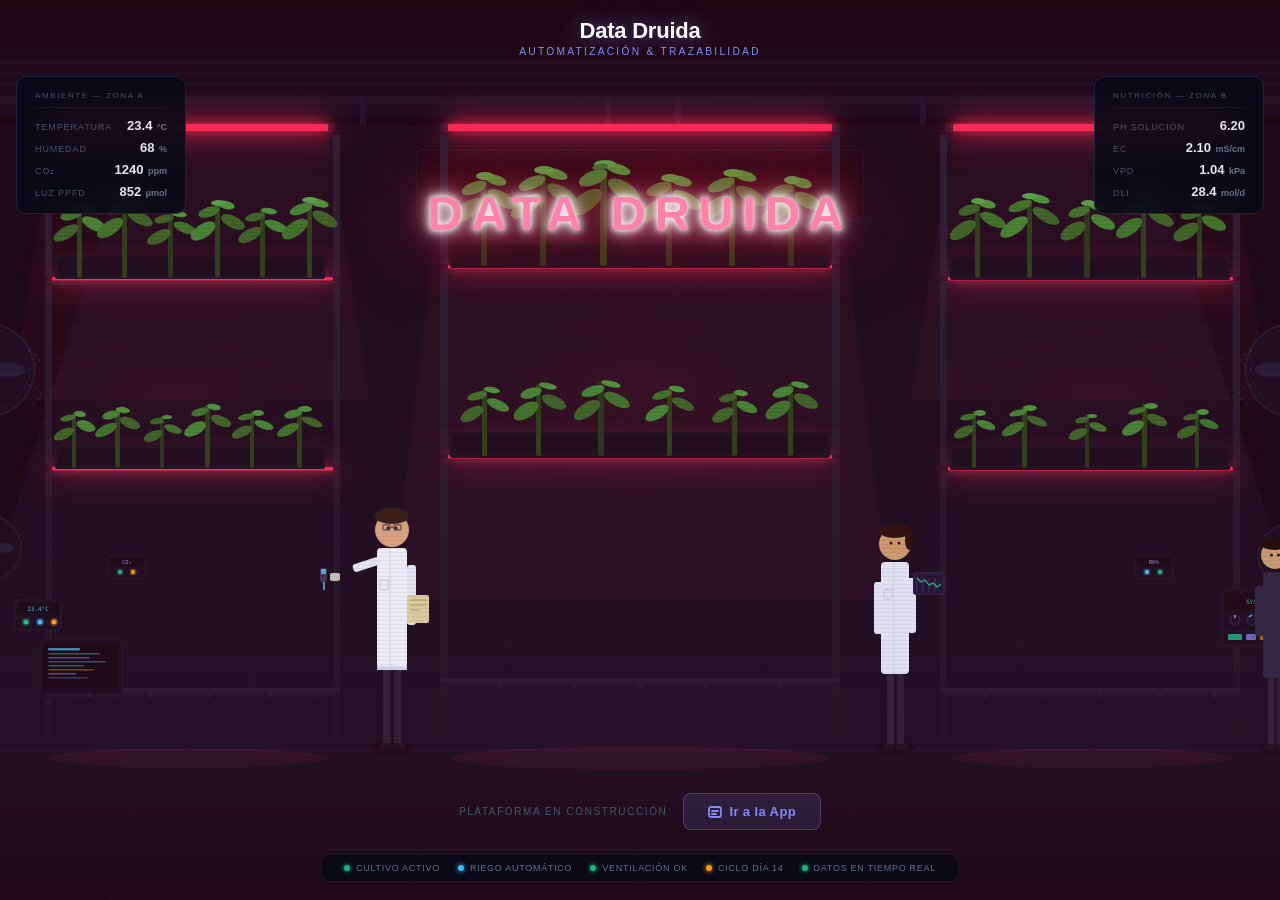
<file: DruidaBot3.0/landing/index.html>
<!DOCTYPE html>
<html lang="es">
<head>
  <meta charset="UTF-8"/>
  <meta name="viewport" content="width=device-width, initial-scale=1.0"/>
  <title>Data Druida — Automatización y Trazabilidad</title>
  <style>
    *, *::before, *::after { box-sizing: border-box; margin: 0; padding: 0; }

    body {
      background: #020308;
      overflow: hidden;
      width: 100vw;
      height: 100vh;
      font-family: -apple-system, BlinkMacSystemFont, 'Segoe UI', sans-serif;
    }

    #scene {
      position: fixed;
      inset: 0;
      width: 100%;
      height: 100%;
    }

    /* ---- Plant sway ---- */
    .pg {
      transform-box: fill-box;
      transform-origin: bottom center;
      animation: sway 3.2s ease-in-out infinite;
    }
    .pg:nth-child(2n)  { animation-duration: 2.8s; animation-delay: -1.1s; }
    .pg:nth-child(3n)  { animation-duration: 3.6s; animation-delay: -2.2s; }
    .pg:nth-child(4n)  { animation-duration: 2.5s; animation-delay: -0.7s; }
    .pg:nth-child(5n)  { animation-duration: 4.0s; animation-delay: -1.8s; }
    .pg:nth-child(7n)  { animation-duration: 3.0s; animation-delay: -3.0s; }

    @keyframes sway {
      0%,100% { transform: rotate(-3.5deg); }
      50%      { transform: rotate(3.5deg);  }
    }

    /* ---- Fan spin ---- */
    .fb {
      transform-box: fill-box;
      transform-origin: center;
      animation: spin 0.85s linear infinite;
    }
    @keyframes spin { to { transform: rotate(360deg); } }

    /* ---- Person breathing ---- */
    .pb { animation: breathe 4s ease-in-out infinite; }
    .pb:nth-child(2n) { animation-delay: -2s; }
    @keyframes breathe {
      0%,100% { transform: translateY(0); }
      50%      { transform: translateY(-2px); }
    }

    /* ---- Scanlines atmosphere ---- */
    #scanlines {
      position: fixed; inset: 0; pointer-events: none; z-index: 5;
      background: repeating-linear-gradient(0deg,transparent,transparent 3px,rgba(0,0,0,0.025) 3px,rgba(0,0,0,0.025) 4px);
    }

    /* ---- Ambient light overlay ---- */
    #lo {
      position: fixed; inset: 0; pointer-events: none; z-index: 4;
      mix-blend-mode: screen; opacity: 0;
      transition: background-color 80ms linear;
    }

    /* ---- Neon sign ---- */
    #neon {
      position: fixed;
      left: 50%; top: 20.5%;
      transform: translateX(-50%);
      font-family: 'Arial Black', 'Impact', Arial, sans-serif;
      font-size: clamp(22px, 3.8vw, 58px);
      font-weight: 900;
      letter-spacing: 0.18em;
      color: #fff;
      pointer-events: none;
      z-index: 10;
      white-space: nowrap;
      animation: neonFlicker 8s ease-in-out infinite;
    }
    @keyframes neonFlicker {
      0%,89%,91%,93%,100% { opacity: 1; }
      90% { opacity: 0.7; }
      92% { opacity: 0.9; }
    }

    /* ---- Brand header ---- */
    #brand {
      position: fixed; top: 18px; left: 50%; transform: translateX(-50%);
      text-align: center; pointer-events: none; z-index: 20;
    }
    #brand-name {
      font-size: clamp(13px, 1.8vw, 22px); font-weight: 800;
      color: #fff; letter-spacing: -0.01em;
      text-shadow: 0 0 20px rgba(129,140,248,0.7);
    }
    #brand-sub {
      font-size: clamp(8px, 0.8vw, 11px); font-weight: 500;
      letter-spacing: 0.22em; text-transform: uppercase;
      color: #818cf8; margin-top: 2px;
    }

    /* ---- Data panels ---- */
    .dp {
      position: fixed; z-index: 20;
      background: rgba(8,10,22,0.88);
      border: 1px solid rgba(129,140,248,0.18);
      border-radius: 10px; padding: 14px 18px;
      backdrop-filter: blur(12px);
      min-width: 170px;
    }
    .dp-title {
      font-size: 8px; letter-spacing: 0.2em; text-transform: uppercase;
      color: #475569; margin-bottom: 10px; padding-bottom: 7px;
      border-bottom: 1px solid rgba(255,255,255,0.05);
    }
    .metric {
      display: flex; justify-content: space-between; align-items: baseline;
      gap: 14px; margin-bottom: 7px;
    }
    .metric:last-child { margin-bottom: 0; }
    .ml { font-size: 9px; letter-spacing: 0.1em; text-transform: uppercase; color: #475569; }
    .mv { font-size: 13px; font-weight: 700; color: #e2e8f0; font-variant-numeric: tabular-nums; }
    .mu { font-size: 9px; color: #64748b; margin-left: 2px; }

    /* ---- Status bar ---- */
    #status {
      position: fixed; bottom: 18px; left: 50%; transform: translateX(-50%);
      display: flex; align-items: center; gap: 18px;
      background: rgba(8,10,22,0.85);
      border: 1px solid rgba(255,255,255,0.06);
      border-radius: 8px; padding: 8px 22px;
      pointer-events: none; z-index: 20;
      white-space: nowrap;
    }
    .si {
      display: flex; align-items: center; gap: 6px;
      font-size: 9px; letter-spacing: 0.08em; text-transform: uppercase; color: #64748b;
    }
    .dot {
      width: 6px; height: 6px; border-radius: 50%;
      animation: dpulse 2s ease-in-out infinite;
    }
    .dot.g { background: #10b981; box-shadow: 0 0 5px #10b981; }
    .dot.b { background: #38bdf8; box-shadow: 0 0 5px #38bdf8; }
    .dot.a { background: #f59e0b; box-shadow: 0 0 5px #f59e0b; animation-delay: -1s; }
    @keyframes dpulse {
      0%,100% { opacity: 1; } 50% { opacity: 0.35; }
    }

    /* ---- CTA ---- */
    #cta {
      position: fixed; bottom: 70px; left: 50%; transform: translateX(-50%);
      display: flex; align-items: center; gap: 16px;
      z-index: 20; pointer-events: all;
    }
    .cta-label {
      font-size: 10px; letter-spacing: 0.16em; text-transform: uppercase;
      color: #475569;
    }
    .cta-btn {
      display: inline-flex; align-items: center; gap: 7px;
      background: rgba(129,140,248,0.12);
      color: #818cf8;
      border: 1px solid rgba(129,140,248,0.3);
      border-radius: 8px; padding: 10px 24px;
      font-size: 13px; font-weight: 600; letter-spacing: 0.03em;
      text-decoration: none;
      transition: background 0.2s, border-color 0.2s, transform 0.15s;
    }
    .cta-btn:hover {
      background: rgba(129,140,248,0.22);
      border-color: rgba(129,140,248,0.55);
      transform: translateY(-1px);
    }
  </style>
</head>
<body>

<div id="lo"></div>
<div id="scanlines"></div>

<!-- ═══════════════════════════════════════════
     MAIN ROOM SVG
═══════════════════════════════════════════ -->
<svg id="scene" viewBox="0 0 1400 900" preserveAspectRatio="xMidYMid slice"
     xmlns="http://www.w3.org/2000/svg">
<defs>
  <!-- Glow filter for LED bars -->
  <filter id="fg" x="-80%" y="-80%" width="260%" height="260%">
    <feGaussianBlur stdDeviation="5" result="b1"/>
    <feGaussianBlur stdDeviation="12" result="b2"/>
    <feMerge><feMergeNode in="b2"/><feMergeNode in="b1"/><feMergeNode in="SourceGraphic"/></feMerge>
  </filter>
  <!-- Soft glow filter -->
  <filter id="sg" x="-30%" y="-30%" width="160%" height="160%">
    <feGaussianBlur stdDeviation="3" result="b"/>
    <feMerge><feMergeNode in="b"/><feMergeNode in="SourceGraphic"/></feMerge>
  </filter>
  <!-- Stronger glow for neon on wall -->
  <filter id="ng" x="-100%" y="-100%" width="300%" height="300%">
    <feGaussianBlur stdDeviation="8" result="b1"/>
    <feGaussianBlur stdDeviation="20" result="b2"/>
    <feMerge><feMergeNode in="b2"/><feMergeNode in="b1"/><feMergeNode in="SourceGraphic"/></feMerge>
  </filter>

  <!-- Gradients -->
  <linearGradient id="wallGrad" x1="0" y1="0" x2="0" y2="1">
    <stop offset="0%" stop-color="#060916"/>
    <stop offset="100%" stop-color="#0a0d1e"/>
  </linearGradient>
  <linearGradient id="ceilGrad" x1="0" y1="0" x2="0" y2="1">
    <stop offset="0%" stop-color="#020308"/>
    <stop offset="100%" stop-color="#06091a"/>
  </linearGradient>
  <linearGradient id="floorGrad" x1="0" y1="0" x2="0" y2="1">
    <stop offset="0%" stop-color="#090d1c"/>
    <stop offset="100%" stop-color="#04050e"/>
  </linearGradient>
  <linearGradient id="shelfMetal" x1="0" y1="0" x2="0" y2="1">
    <stop offset="0%" stop-color="#161b30"/>
    <stop offset="100%" stop-color="#0e1220"/>
  </linearGradient>

  <!-- Radial light glow on wall -->
  <radialGradient id="wallGlow1" cx="17%" cy="43%" r="18%">
    <stop offset="0%" stop-color="rgba(255,40,80,0.06)"/>
    <stop offset="100%" stop-color="rgba(0,0,0,0)"/>
  </radialGradient>
  <radialGradient id="wallGlow2" cx="50%" cy="42%" r="22%">
    <stop offset="0%" stop-color="rgba(255,40,80,0.07)"/>
    <stop offset="100%" stop-color="rgba(0,0,0,0)"/>
  </radialGradient>
  <radialGradient id="wallGlow3" cx="83%" cy="43%" r="18%">
    <stop offset="0%" stop-color="rgba(255,40,80,0.06)"/>
    <stop offset="100%" stop-color="rgba(0,0,0,0)"/>
  </radialGradient>
</defs>

<!-- ─── ROOM STRUCTURE ─────────────────── -->

<!-- Ceiling -->
<rect x="0" y="0" width="1400" height="125" fill="url(#ceilGrad)"/>
<!-- Ceiling edge shadow -->
<rect x="0" y="118" width="1400" height="10" fill="rgba(0,0,0,0.5)"/>

<!-- Back wall -->
<rect x="0" y="125" width="1400" height="625" fill="url(#wallGrad)"/>

<!-- Wall ambient glow spots (colored by JS via class) -->
<rect class="wg" x="0" y="125" width="1400" height="625" fill="url(#wallGlow1)"/>
<rect class="wg" x="0" y="125" width="1400" height="625" fill="url(#wallGlow2)"/>
<rect class="wg" x="0" y="125" width="1400" height="625" fill="url(#wallGlow3)"/>

<!-- Left side wall (perspective) -->
<polygon points="0,125 195,125 0,750" fill="#040610" opacity="0.92"/>
<!-- Right side wall -->
<polygon points="1400,125 1205,125 1400,750" fill="#040610" opacity="0.92"/>

<!-- Floor -->
<rect x="0" y="750" width="1400" height="150" fill="url(#floorGrad)"/>
<!-- Floor line -->
<line x1="0" y1="750" x2="1400" y2="750" stroke="rgba(129,140,248,0.08)" stroke-width="1"/>
<!-- Floor grid -->
<line x1="0" y1="800" x2="1400" y2="800" stroke="rgba(15,20,40,0.8)" stroke-width="1"/>
<line x1="0" y1="850" x2="1400" y2="850" stroke="rgba(12,16,32,0.6)" stroke-width="1"/>
<line x1="200" y1="750" x2="170" y2="900" stroke="rgba(12,16,32,0.5)" stroke-width="1"/>
<line x1="500" y1="750" x2="470" y2="900" stroke="rgba(12,16,32,0.4)" stroke-width="1"/>
<line x1="700" y1="750" x2="700" y2="900" stroke="rgba(12,16,32,0.5)" stroke-width="1"/>
<line x1="900" y1="750" x2="930" y2="900" stroke="rgba(12,16,32,0.4)" stroke-width="1"/>
<line x1="1200" y1="750" x2="1230" y2="900" stroke="rgba(12,16,32,0.5)" stroke-width="1"/>

<!-- Ceiling industrial tracks -->
<rect x="0" y="96" width="1400" height="9" fill="#0b0e1e" rx="2"/>
<rect x="0" y="108" width="1400" height="5" fill="#07091a"/>

<!-- Ceiling support columns -->
<rect x="120" y="96" width="6" height="29" fill="#0d1128"/>
<rect x="420" y="96" width="6" height="29" fill="#0d1128"/>
<rect x="665" y="96" width="6" height="29" fill="#0d1128"/>
<rect x="735" y="96" width="6" height="29" fill="#0d1128"/>
<rect x="980" y="96" width="6" height="29" fill="#0d1128"/>
<rect x="1278" y="96" width="6" height="29" fill="#0d1128"/>

<!-- Ceiling pipes horizontal -->
<rect x="0" y="60" width="1400" height="5" fill="#0a0c1e" rx="1"/>
<rect x="0" y="72" width="1400" height="3" fill="#080a18" rx="1"/>
<rect x="0" y="82" width="1400" height="3" fill="#090b1a" rx="1"/>

<!-- ─── NEON SIGN WALL PANEL ──────────── -->
<rect x="475" y="148" width="450" height="74" fill="rgba(4,5,14,0.7)" rx="5"/>
<rect x="477" y="150" width="446" height="70" fill="none" stroke="rgba(129,140,248,0.12)" stroke-width="1" rx="4"/>
<!-- Neon tube backing glow (colored by JS) -->
<rect class="neon-bg" x="479" y="152" width="442" height="66" fill="rgba(255,40,80,0.04)" rx="3"/>

<!-- ─── TOP LED LIGHT BARS ─────────────── -->

<!-- LEFT UNIT top bar housing -->
<rect x="105" y="123" width="290" height="9" fill="#0d1020" rx="2"/>
<rect class="lb" x="113" y="124" width="275" height="7" fill="#ff2855" rx="1.5" filter="url(#fg)"/>
<!-- CENTER UNIT top bar housing -->
<rect x="500" y="123" width="400" height="9" fill="#0d1020" rx="2"/>
<rect class="lb" x="508" y="124" width="384" height="7" fill="#ff2855" rx="1.5" filter="url(#fg)"/>
<!-- RIGHT UNIT top bar housing -->
<rect x="1005" y="123" width="290" height="9" fill="#0d1020" rx="2"/>
<rect class="lb" x="1013" y="124" width="275" height="7" fill="#ff2855" rx="1.5" filter="url(#fg)"/>

<!-- Light cones from ceiling bars -->
<polygon class="lc" points="113,131 388,131 430,400 70,400" fill="rgba(255,40,80,0.035)"/>
<polygon class="lc" points="508,131 892,131 950,600 450,600" fill="rgba(255,40,80,0.04)"/>
<polygon class="lc" points="1013,131 1288,131 1330,400 970,400" fill="rgba(255,40,80,0.035)"/>

<!-- ─── SHELF UNIT LEFT ────────────────── -->
<!-- Vertical frame posts -->
<rect x="105" y="135" width="7" height="600" fill="url(#shelfMetal)"/>
<rect x="393" y="135" width="7" height="600" fill="url(#shelfMetal)"/>
<!-- Cross braces -->
<line x1="105" y1="280" x2="400" y2="280" stroke="#0f1428" stroke-width="2"/>
<line x1="105" y1="470" x2="400" y2="470" stroke="#0f1428" stroke-width="2"/>
<!-- Shelf surfaces -->
<rect x="105" y="278" width="295" height="7" fill="url(#shelfMetal)" rx="1"/>
<rect x="105" y="468" width="295" height="7" fill="url(#shelfMetal)" rx="1"/>
<rect x="105" y="688" width="295" height="7" fill="url(#shelfMetal)" rx="1"/>
<!-- Shelf edge highlight -->
<line x1="105" y1="278" x2="400" y2="278" stroke="rgba(129,140,248,0.12)" stroke-width="1"/>
<line x1="105" y1="468" x2="400" y2="468" stroke="rgba(129,140,248,0.1)" stroke-width="1"/>
<!-- Mid LED bar -->
<rect x="105" y="276" width="295" height="5" fill="#0b0e1e" rx="1"/>
<rect class="lb" x="112" y="277" width="281" height="3.5" fill="#ff2855" rx="1" filter="url(#fg)"/>
<!-- Lower LED bar -->
<rect x="105" y="466" width="295" height="5" fill="#0b0e1e" rx="1"/>
<rect class="lb" x="112" y="467" width="281" height="3.5" fill="#ff2855" rx="1" filter="url(#fg)"/>

<!-- Grow trays left unit top shelf -->
<rect x="115" y="255" width="270" height="24" fill="#0c0f1e" rx="2"/>
<rect x="118" y="258" width="264" height="18" fill="#090b18" rx="1"/>
<!-- Grow trays left unit bottom shelf -->
<rect x="115" y="445" width="270" height="24" fill="#0c0f1e" rx="2"/>
<rect x="118" y="448" width="264" height="18" fill="#090b18" rx="1"/>

<!-- ─── PLANTS LEFT TOP SHELF ─────────── -->
<g class="pg" transform="translate(140,278)"><rect x="-3" y="-72" width="5" height="72" fill="#1a3d14" rx="2"/><ellipse cx="-14" cy="-45" rx="14" ry="6" fill="#2a6020" transform="rotate(-30,-14,-45)"/><ellipse cx="14" cy="-54" rx="13" ry="6" fill="#348030" transform="rotate(26,14,-54)"/><ellipse cx="-9" cy="-63" rx="11" ry="5" fill="#2d7025" transform="rotate(-16,-9,-63)"/><ellipse cx="8" cy="-70" rx="9" ry="4" fill="#3a9035" transform="rotate(11,8,-70)"/><ellipse cx="0" cy="-72" rx="7" ry="3" fill="#45a040"/></g>
<g class="pg" transform="translate(185,278)"><rect x="-3" y="-80" width="5" height="80" fill="#1a3d14" rx="2"/><ellipse cx="-15" cy="-50" rx="15" ry="7" fill="#2d7025" transform="rotate(-34,-15,-50)"/><ellipse cx="15" cy="-60" rx="14" ry="6" fill="#2a6020" transform="rotate(28,15,-60)"/><ellipse cx="-9" cy="-70" rx="12" ry="5" fill="#348030" transform="rotate(-19,-9,-70)"/><ellipse cx="9" cy="-77" rx="10" ry="4" fill="#3a9035" transform="rotate(14,9,-77)"/><ellipse cx="0" cy="-80" rx="8" ry="3" fill="#45a040"/></g>
<g class="pg" transform="translate(232,278)"><rect x="-4" y="-66" width="5" height="66" fill="#163318" rx="2"/><ellipse cx="-13" cy="-41" rx="13" ry="6" fill="#2a6020" transform="rotate(-27,-13,-41)"/><ellipse cx="13" cy="-50" rx="12" ry="5" fill="#2d7025" transform="rotate(22,13,-50)"/><ellipse cx="-8" cy="-59" rx="10" ry="4" fill="#2a6020" transform="rotate(-13,-8,-59)"/><ellipse cx="7" cy="-64" rx="8" ry="3" fill="#3a9035" transform="rotate(9,7,-64)"/></g>
<g class="pg" transform="translate(278,278)"><rect x="-3" y="-75" width="5" height="75" fill="#1a3d14" rx="2"/><ellipse cx="-15" cy="-47" rx="14" ry="7" fill="#348030" transform="rotate(-33,-15,-47)"/><ellipse cx="15" cy="-56" rx="13" ry="6" fill="#2a6020" transform="rotate(27,15,-56)"/><ellipse cx="-9" cy="-66" rx="11" ry="5" fill="#2d7025" transform="rotate(-18,-9,-66)"/><ellipse cx="8" cy="-73" rx="9" ry="4" fill="#3a9035" transform="rotate(13,8,-73)"/><ellipse cx="0" cy="-75" rx="7" ry="3" fill="#45a040"/></g>
<g class="pg" transform="translate(323,278)"><rect x="-3" y="-69" width="5" height="69" fill="#1a3d14" rx="2"/><ellipse cx="-13" cy="-43" rx="13" ry="6" fill="#2a6020" transform="rotate(-29,-13,-43)"/><ellipse cx="13" cy="-52" rx="12" ry="5" fill="#348030" transform="rotate(23,13,-52)"/><ellipse cx="-8" cy="-61" rx="10" ry="4" fill="#2a6020" transform="rotate(-14,-8,-61)"/><ellipse cx="6" cy="-67" rx="8" ry="3" fill="#3a9035" transform="rotate(9,6,-67)"/></g>
<g class="pg" transform="translate(370,278)"><rect x="-3" y="-78" width="5" height="78" fill="#1a3d14" rx="2"/><ellipse cx="-15" cy="-49" rx="15" ry="7" fill="#2d7025" transform="rotate(-35,-15,-49)"/><ellipse cx="15" cy="-59" rx="14" ry="6" fill="#2a6020" transform="rotate(29,15,-59)"/><ellipse cx="-9" cy="-69" rx="12" ry="5" fill="#348030" transform="rotate(-20,-9,-69)"/><ellipse cx="9" cy="-75" rx="10" ry="4" fill="#3a9035" transform="rotate(15,9,-75)"/><ellipse cx="0" cy="-78" rx="8" ry="3" fill="#45a040"/></g>

<!-- ─── PLANTS LEFT BOTTOM SHELF ─────── -->
<g class="pg" transform="translate(135,468)"><rect x="-3" y="-55" width="4" height="55" fill="#1a3d14" rx="2"/><ellipse cx="-11" cy="-34" rx="11" ry="5" fill="#2a6020" transform="rotate(-26,-11,-34)"/><ellipse cx="11" cy="-42" rx="10" ry="5" fill="#348030" transform="rotate(21,11,-42)"/><ellipse cx="-7" cy="-50" rx="8" ry="3" fill="#2d7025" transform="rotate(-13,-7,-50)"/><ellipse cx="5" cy="-54" rx="6" ry="3" fill="#3a9035" transform="rotate(8,5,-54)"/></g>
<g class="pg" transform="translate(178,468)"><rect x="-3" y="-60" width="5" height="60" fill="#1a3d14" rx="2"/><ellipse cx="-12" cy="-38" rx="12" ry="5" fill="#2d7025" transform="rotate(-28,-12,-38)"/><ellipse cx="12" cy="-45" rx="11" ry="5" fill="#2a6020" transform="rotate(22,12,-45)"/><ellipse cx="-7" cy="-53" rx="9" ry="4" fill="#348030" transform="rotate(-14,-7,-53)"/><ellipse cx="5" cy="-58" rx="7" ry="3" fill="#3a9035" transform="rotate(9,5,-58)"/></g>
<g class="pg" transform="translate(223,468)"><rect x="-3" y="-52" width="4" height="52" fill="#163318" rx="2"/><ellipse cx="-10" cy="-32" rx="10" ry="5" fill="#2a6020" transform="rotate(-24,-10,-32)"/><ellipse cx="10" cy="-39" rx="9" ry="4" fill="#2d7025" transform="rotate(19,10,-39)"/><ellipse cx="-6" cy="-47" rx="7" ry="3" fill="#2a6020" transform="rotate(-11,-6,-47)"/><ellipse cx="4" cy="-51" rx="5" ry="2" fill="#3a9035"/></g>
<g class="pg" transform="translate(268,468)"><rect x="-3" y="-63" width="5" height="63" fill="#1a3d14" rx="2"/><ellipse cx="-13" cy="-39" rx="12" ry="6" fill="#348030" transform="rotate(-29,-13,-39)"/><ellipse cx="13" cy="-47" rx="11" ry="5" fill="#2a6020" transform="rotate(23,13,-47)"/><ellipse cx="-8" cy="-56" rx="9" ry="4" fill="#2d7025" transform="rotate(-15,-8,-56)"/><ellipse cx="6" cy="-61" rx="7" ry="3" fill="#3a9035" transform="rotate(10,6,-61)"/></g>
<g class="pg" transform="translate(313,468)"><rect x="-3" y="-57" width="4" height="57" fill="#1a3d14" rx="2"/><ellipse cx="-11" cy="-36" rx="11" ry="5" fill="#2a6020" transform="rotate(-25,-11,-36)"/><ellipse cx="11" cy="-43" rx="10" ry="4" fill="#348030" transform="rotate(20,11,-43)"/><ellipse cx="-7" cy="-51" rx="8" ry="3" fill="#2d7025" transform="rotate(-12,-7,-51)"/><ellipse cx="5" cy="-55" rx="6" ry="3" fill="#3a9035"/></g>
<g class="pg" transform="translate(360,468)"><rect x="-3" y="-61" width="5" height="61" fill="#1a3d14" rx="2"/><ellipse cx="-12" cy="-38" rx="12" ry="5" fill="#2d7025" transform="rotate(-27,-12,-38)"/><ellipse cx="12" cy="-46" rx="11" ry="4" fill="#2a6020" transform="rotate(21,12,-46)"/><ellipse cx="-7" cy="-54" rx="9" ry="4" fill="#348030" transform="rotate(-13,-7,-54)"/><ellipse cx="5" cy="-59" rx="7" ry="3" fill="#3a9035"/></g>

<!-- ─── SHELF UNIT CENTER ───────────── -->
<rect x="500" y="135" width="8" height="600" fill="url(#shelfMetal)"/>
<rect x="892" y="135" width="8" height="600" fill="url(#shelfMetal)"/>
<line x1="500" y1="268" x2="900" y2="268" stroke="#0f1428" stroke-width="2"/>
<line x1="500" y1="458" x2="900" y2="458" stroke="#0f1428" stroke-width="2"/>
<rect x="500" y="266" width="400" height="8" fill="url(#shelfMetal)" rx="1"/>
<rect x="500" y="456" width="400" height="8" fill="url(#shelfMetal)" rx="1"/>
<rect x="500" y="678" width="400" height="8" fill="url(#shelfMetal)" rx="1"/>
<line x1="500" y1="266" x2="900" y2="266" stroke="rgba(129,140,248,0.14)" stroke-width="1"/>
<line x1="500" y1="456" x2="900" y2="456" stroke="rgba(129,140,248,0.11)" stroke-width="1"/>
<!-- Mid LED center -->
<rect x="500" y="264" width="400" height="5" fill="#0b0e1e" rx="1"/>
<rect class="lb" x="508" y="265" width="384" height="3.5" fill="#ff2855" rx="1" filter="url(#fg)"/>
<!-- Lower LED center -->
<rect x="500" y="454" width="400" height="5" fill="#0b0e1e" rx="1"/>
<rect class="lb" x="508" y="455" width="384" height="3.5" fill="#ff2855" rx="1" filter="url(#fg)"/>
<!-- Grow trays center top -->
<rect x="510" y="242" width="380" height="26" fill="#0c0f1e" rx="2"/>
<rect x="513" y="245" width="374" height="19" fill="#090b18" rx="1"/>
<!-- Grow trays center bottom -->
<rect x="510" y="432" width="380" height="26" fill="#0c0f1e" rx="2"/>
<rect x="513" y="435" width="374" height="19" fill="#090b18" rx="1"/>

<!-- ─── PLANTS CENTER TOP SHELF ──────── -->
<g class="pg" transform="translate(545,266)"><rect x="-4" y="-90" width="6" height="90" fill="#163318" rx="2"/><ellipse cx="-17" cy="-56" rx="17" ry="8" fill="#2a6020" transform="rotate(-36,-17,-56)"/><ellipse cx="17" cy="-67" rx="16" ry="7" fill="#2d7025" transform="rotate(30,17,-67)"/><ellipse cx="-11" cy="-78" rx="13" ry="6" fill="#348030" transform="rotate(-21,-11,-78)"/><ellipse cx="11" cy="-86" rx="11" ry="5" fill="#3a9035" transform="rotate(16,11,-86)"/><ellipse cx="0" cy="-90" rx="9" ry="4" fill="#45a040"/></g>
<g class="pg" transform="translate(604,266)"><rect x="-4" y="-96" width="6" height="96" fill="#163318" rx="2"/><ellipse cx="-18" cy="-60" rx="18" ry="8" fill="#2d7025" transform="rotate(-38,-18,-60)"/><ellipse cx="18" cy="-72" rx="17" ry="7" fill="#2a6020" transform="rotate(32,18,-72)"/><ellipse cx="-12" cy="-83" rx="14" ry="6" fill="#348030" transform="rotate(-22,-12,-83)"/><ellipse cx="12" cy="-92" rx="12" ry="5" fill="#3a9035" transform="rotate(17,12,-92)"/><ellipse cx="0" cy="-96" rx="10" ry="4" fill="#45a040"/></g>
<g class="pg" transform="translate(665,266)"><rect x="-5" y="-102" width="7" height="102" fill="#1a3d14" rx="2"/><ellipse cx="-19" cy="-64" rx="19" ry="9" fill="#2a6020" transform="rotate(-37,-19,-64)"/><ellipse cx="19" cy="-76" rx="18" ry="8" fill="#2d7025" transform="rotate(31,19,-76)"/><ellipse cx="-12" cy="-88" rx="15" ry="7" fill="#348030" transform="rotate(-22,-12,-88)"/><ellipse cx="13" cy="-97" rx="13" ry="5" fill="#3a9035" transform="rotate(17,13,-97)"/><ellipse cx="0" cy="-102" rx="11" ry="4" fill="#45a040"/><ellipse cx="-5" cy="-99" rx="8" ry="3" fill="#2d7025" transform="rotate(-8,-5,-99)"/></g>
<g class="pg" transform="translate(730,266)"><rect x="-4" y="-88" width="6" height="88" fill="#163318" rx="2"/><ellipse cx="-17" cy="-55" rx="17" ry="8" fill="#2a6020" transform="rotate(-34,-17,-55)"/><ellipse cx="17" cy="-66" rx="16" ry="7" fill="#348030" transform="rotate(29,17,-66)"/><ellipse cx="-11" cy="-77" rx="13" ry="6" fill="#2d7025" transform="rotate(-19,-11,-77)"/><ellipse cx="11" cy="-85" rx="11" ry="5" fill="#3a9035" transform="rotate(15,11,-85)"/><ellipse cx="0" cy="-88" rx="9" ry="4" fill="#45a040"/></g>
<g class="pg" transform="translate(793,266)"><rect x="-4" y="-93" width="6" height="93" fill="#1a3d14" rx="2"/><ellipse cx="-18" cy="-58" rx="18" ry="8" fill="#2d7025" transform="rotate(-36,-18,-58)"/><ellipse cx="18" cy="-70" rx="17" ry="7" fill="#2a6020" transform="rotate(30,18,-70)"/><ellipse cx="-12" cy="-81" rx="14" ry="6" fill="#348030" transform="rotate(-21,-12,-81)"/><ellipse cx="12" cy="-90" rx="12" ry="5" fill="#3a9035" transform="rotate(16,12,-90)"/><ellipse cx="0" cy="-93" rx="10" ry="4" fill="#45a040"/></g>
<g class="pg" transform="translate(852,266)"><rect x="-4" y="-86" width="6" height="86" fill="#163318" rx="2"/><ellipse cx="-16" cy="-54" rx="16" ry="8" fill="#2a6020" transform="rotate(-33,-16,-54)"/><ellipse cx="16" cy="-65" rx="15" ry="7" fill="#2d7025" transform="rotate(28,16,-65)"/><ellipse cx="-10" cy="-75" rx="12" ry="6" fill="#2a6020" transform="rotate(-18,-10,-75)"/><ellipse cx="10" cy="-83" rx="10" ry="5" fill="#3a9035" transform="rotate(14,10,-83)"/><ellipse cx="0" cy="-86" rx="8" ry="4" fill="#45a040"/></g>

<!-- ─── PLANTS CENTER BOTTOM SHELF ──── -->
<g class="pg" transform="translate(545,456)"><rect x="-3" y="-68" width="5" height="68" fill="#1a3d14" rx="2"/><ellipse cx="-13" cy="-42" rx="13" ry="6" fill="#2a6020" transform="rotate(-30,-13,-42)"/><ellipse cx="13" cy="-51" rx="12" ry="5" fill="#348030" transform="rotate(24,13,-51)"/><ellipse cx="-8" cy="-60" rx="10" ry="4" fill="#2d7025" transform="rotate(-15,-8,-60)"/><ellipse cx="7" cy="-66" rx="8" ry="3" fill="#3a9035" transform="rotate(10,7,-66)"/></g>
<g class="pg" transform="translate(600,456)"><rect x="-4" y="-72" width="5" height="72" fill="#1a3d14" rx="2"/><ellipse cx="-14" cy="-45" rx="14" ry="7" fill="#2d7025" transform="rotate(-32,-14,-45)"/><ellipse cx="14" cy="-54" rx="13" ry="6" fill="#2a6020" transform="rotate(26,14,-54)"/><ellipse cx="-9" cy="-63" rx="11" ry="5" fill="#348030" transform="rotate(-17,-9,-63)"/><ellipse cx="8" cy="-70" rx="9" ry="3" fill="#3a9035" transform="rotate(12,8,-70)"/></g>
<g class="pg" transform="translate(662,456)"><rect x="-4" y="-74" width="6" height="74" fill="#163318" rx="2"/><ellipse cx="-15" cy="-46" rx="15" ry="7" fill="#2a6020" transform="rotate(-33,-15,-46)"/><ellipse cx="15" cy="-56" rx="14" ry="6" fill="#2d7025" transform="rotate(27,15,-56)"/><ellipse cx="-9" cy="-65" rx="12" ry="5" fill="#348030" transform="rotate(-18,-9,-65)"/><ellipse cx="9" cy="-72" rx="10" ry="3" fill="#3a9035" transform="rotate(13,9,-72)"/></g>
<g class="pg" transform="translate(730,456)"><rect x="-3" y="-69" width="5" height="69" fill="#1a3d14" rx="2"/><ellipse cx="-13" cy="-43" rx="13" ry="6" fill="#348030" transform="rotate(-31,-13,-43)"/><ellipse cx="13" cy="-52" rx="12" ry="5" fill="#2a6020" transform="rotate(25,13,-52)"/><ellipse cx="-8" cy="-61" rx="10" ry="4" fill="#2d7025" transform="rotate(-16,-8,-61)"/><ellipse cx="7" cy="-67" rx="8" ry="3" fill="#3a9035" transform="rotate(11,7,-67)"/></g>
<g class="pg" transform="translate(795,456)"><rect x="-3" y="-65" width="5" height="65" fill="#1a3d14" rx="2"/><ellipse cx="-12" cy="-41" rx="12" ry="6" fill="#2a6020" transform="rotate(-29,-12,-41)"/><ellipse cx="12" cy="-49" rx="11" ry="5" fill="#348030" transform="rotate(23,12,-49)"/><ellipse cx="-7" cy="-58" rx="9" ry="4" fill="#2a6020" transform="rotate(-14,-7,-58)"/><ellipse cx="6" cy="-63" rx="7" ry="3" fill="#3a9035" transform="rotate(9,6,-63)"/></g>
<g class="pg" transform="translate(852,456)"><rect x="-4" y="-73" width="5" height="73" fill="#1a3d14" rx="2"/><ellipse cx="-14" cy="-46" rx="14" ry="7" fill="#2d7025" transform="rotate(-32,-14,-46)"/><ellipse cx="14" cy="-55" rx="13" ry="6" fill="#2a6020" transform="rotate(26,14,-55)"/><ellipse cx="-9" cy="-64" rx="11" ry="5" fill="#348030" transform="rotate(-17,-9,-64)"/><ellipse cx="8" cy="-71" rx="9" ry="3" fill="#3a9035" transform="rotate(12,8,-71)"/></g>

<!-- ─── SHELF UNIT RIGHT ──────────────── -->
<rect x="1000" y="135" width="7" height="600" fill="url(#shelfMetal)"/>
<rect x="1293" y="135" width="7" height="600" fill="url(#shelfMetal)"/>
<line x1="1000" y1="280" x2="1300" y2="280" stroke="#0f1428" stroke-width="2"/>
<line x1="1000" y1="470" x2="1300" y2="470" stroke="#0f1428" stroke-width="2"/>
<rect x="1000" y="278" width="300" height="7" fill="url(#shelfMetal)" rx="1"/>
<rect x="1000" y="468" width="300" height="7" fill="url(#shelfMetal)" rx="1"/>
<rect x="1000" y="688" width="300" height="7" fill="url(#shelfMetal)" rx="1"/>
<line x1="1000" y1="278" x2="1300" y2="278" stroke="rgba(129,140,248,0.12)" stroke-width="1"/>
<line x1="1000" y1="468" x2="1300" y2="468" stroke="rgba(129,140,248,0.1)" stroke-width="1"/>
<!-- Mid LED right -->
<rect x="1000" y="276" width="300" height="5" fill="#0b0e1e" rx="1"/>
<rect class="lb" x="1008" y="277" width="285" height="3.5" fill="#ff2855" rx="1" filter="url(#fg)"/>
<!-- Lower LED right -->
<rect x="1000" y="466" width="300" height="5" fill="#0b0e1e" rx="1"/>
<rect class="lb" x="1008" y="467" width="285" height="3.5" fill="#ff2855" rx="1" filter="url(#fg)"/>
<!-- Grow trays right top -->
<rect x="1010" y="255" width="280" height="25" fill="#0c0f1e" rx="2"/>
<rect x="1013" y="258" width="274" height="18" fill="#090b18" rx="1"/>
<!-- Grow trays right bottom -->
<rect x="1010" y="445" width="280" height="25" fill="#0c0f1e" rx="2"/>
<rect x="1013" y="448" width="274" height="18" fill="#090b18" rx="1"/>

<!-- ─── PLANTS RIGHT TOP SHELF ──────── -->
<g class="pg" transform="translate(1038,278)"><rect x="-3" y="-77" width="5" height="77" fill="#1a3d14" rx="2"/><ellipse cx="-15" cy="-48" rx="15" ry="7" fill="#2a6020" transform="rotate(-33,-15,-48)"/><ellipse cx="15" cy="-58" rx="14" ry="6" fill="#2d7025" transform="rotate(27,15,-58)"/><ellipse cx="-9" cy="-68" rx="11" ry="5" fill="#2a6020" transform="rotate(-18,-9,-68)"/><ellipse cx="9" cy="-74" rx="9" ry="4" fill="#3a9035" transform="rotate(13,9,-74)"/><ellipse cx="0" cy="-77" rx="7" ry="3" fill="#45a040"/></g>
<g class="pg" transform="translate(1090,278)"><rect x="-3" y="-82" width="5" height="82" fill="#1a3d14" rx="2"/><ellipse cx="-16" cy="-51" rx="16" ry="7" fill="#348030" transform="rotate(-35,-16,-51)"/><ellipse cx="16" cy="-62" rx="15" ry="6" fill="#2a6020" transform="rotate(29,16,-62)"/><ellipse cx="-10" cy="-72" rx="12" ry="5" fill="#2d7025" transform="rotate(-20,-10,-72)"/><ellipse cx="10" cy="-79" rx="10" ry="4" fill="#3a9035" transform="rotate(15,10,-79)"/><ellipse cx="0" cy="-82" rx="8" ry="3" fill="#45a040"/></g>
<g class="pg" transform="translate(1148,278)"><rect x="-4" y="-75" width="6" height="75" fill="#163318" rx="2"/><ellipse cx="-15" cy="-47" rx="14" ry="7" fill="#2a6020" transform="rotate(-32,-15,-47)"/><ellipse cx="15" cy="-56" rx="13" ry="6" fill="#348030" transform="rotate(26,15,-56)"/><ellipse cx="-9" cy="-66" rx="11" ry="5" fill="#2d7025" transform="rotate(-17,-9,-66)"/><ellipse cx="9" cy="-72" rx="9" ry="4" fill="#3a9035" transform="rotate(12,9,-72)"/><ellipse cx="0" cy="-75" rx="7" ry="3" fill="#45a040"/></g>
<g class="pg" transform="translate(1205,278)"><rect x="-4" y="-80" width="5" height="80" fill="#1a3d14" rx="2"/><ellipse cx="-16" cy="-50" rx="15" ry="7" fill="#2d7025" transform="rotate(-34,-16,-50)"/><ellipse cx="16" cy="-60" rx="14" ry="6" fill="#2a6020" transform="rotate(28,16,-60)"/><ellipse cx="-10" cy="-70" rx="12" ry="5" fill="#348030" transform="rotate(-19,-10,-70)"/><ellipse cx="10" cy="-77" rx="10" ry="4" fill="#3a9035" transform="rotate(14,10,-77)"/><ellipse cx="0" cy="-80" rx="8" ry="3" fill="#45a040"/></g>
<g class="pg" transform="translate(1260,278)"><rect x="-3" y="-73" width="5" height="73" fill="#1a3d14" rx="2"/><ellipse cx="-14" cy="-46" rx="14" ry="7" fill="#2a6020" transform="rotate(-31,-14,-46)"/><ellipse cx="14" cy="-55" rx="13" ry="6" fill="#2d7025" transform="rotate(25,14,-55)"/><ellipse cx="-9" cy="-64" rx="11" ry="5" fill="#2a6020" transform="rotate(-16,-9,-64)"/><ellipse cx="8" cy="-71" rx="9" ry="4" fill="#3a9035" transform="rotate(11,8,-71)"/><ellipse cx="0" cy="-73" rx="7" ry="3" fill="#45a040"/></g>

<!-- ─── PLANTS RIGHT BOTTOM SHELF ─────── -->
<g class="pg" transform="translate(1035,468)"><rect x="-3" y="-57" width="4" height="57" fill="#1a3d14" rx="2"/><ellipse cx="-11" cy="-36" rx="11" ry="5" fill="#2a6020" transform="rotate(-26,-11,-36)"/><ellipse cx="11" cy="-43" rx="10" ry="4" fill="#348030" transform="rotate(20,11,-43)"/><ellipse cx="-7" cy="-51" rx="8" ry="3" fill="#2d7025" transform="rotate(-12,-7,-51)"/><ellipse cx="5" cy="-55" rx="6" ry="3" fill="#3a9035"/></g>
<g class="pg" transform="translate(1085,468)"><rect x="-3" y="-62" width="5" height="62" fill="#1a3d14" rx="2"/><ellipse cx="-12" cy="-39" rx="12" ry="5" fill="#2d7025" transform="rotate(-28,-12,-39)"/><ellipse cx="12" cy="-47" rx="11" ry="4" fill="#2a6020" transform="rotate(22,12,-47)"/><ellipse cx="-7" cy="-55" rx="9" ry="3" fill="#348030" transform="rotate(-13,-7,-55)"/><ellipse cx="5" cy="-60" rx="7" ry="3" fill="#3a9035"/></g>
<g class="pg" transform="translate(1148,468)"><rect x="-3" y="-54" width="4" height="54" fill="#163318" rx="2"/><ellipse cx="-10" cy="-34" rx="10" ry="5" fill="#2a6020" transform="rotate(-24,-10,-34)"/><ellipse cx="10" cy="-41" rx="9" ry="4" fill="#2d7025" transform="rotate(19,10,-41)"/><ellipse cx="-6" cy="-48" rx="7" ry="3" fill="#2a6020" transform="rotate(-11,-6,-48)"/><ellipse cx="4" cy="-52" rx="5" ry="2" fill="#3a9035"/></g>
<g class="pg" transform="translate(1205,468)"><rect x="-3" y="-64" width="5" height="64" fill="#1a3d14" rx="2"/><ellipse cx="-12" cy="-40" rx="12" ry="6" fill="#348030" transform="rotate(-29,-12,-40)"/><ellipse cx="12" cy="-48" rx="11" ry="5" fill="#2a6020" transform="rotate(23,12,-48)"/><ellipse cx="-8" cy="-57" rx="9" ry="3" fill="#2d7025" transform="rotate(-14,-8,-57)"/><ellipse cx="6" cy="-62" rx="7" ry="3" fill="#3a9035"/></g>
<g class="pg" transform="translate(1258,468)"><rect x="-3" y="-58" width="4" height="58" fill="#1a3d14" rx="2"/><ellipse cx="-11" cy="-36" rx="11" ry="5" fill="#2a6020" transform="rotate(-25,-11,-36)"/><ellipse cx="11" cy="-44" rx="10" ry="4" fill="#2d7025" transform="rotate(20,11,-44)"/><ellipse cx="-7" cy="-51" rx="8" ry="3" fill="#2a6020" transform="rotate(-12,-7,-51)"/><ellipse cx="5" cy="-56" rx="6" ry="3" fill="#3a9035"/></g>

<!-- ─── FLOOR LIGHT REFLECTIONS ──────── -->
<ellipse class="fr" cx="248" cy="758" rx="140" ry="10" fill="rgba(255,40,80,0.07)"/>
<ellipse class="fr" cx="700" cy="758" rx="190" ry="12" fill="rgba(255,40,80,0.09)"/>
<ellipse class="fr" cx="1152" cy="758" rx="140" ry="10" fill="rgba(255,40,80,0.07)"/>

<!-- ─── FANS ──────────────────────────── -->

<!-- FAN LEFT WALL LARGE -->
<g transform="translate(48,370)">
  <circle cx="0" cy="0" r="46" fill="#080b1a" stroke="#111626" stroke-width="2.5"/>
  <circle cx="0" cy="0" r="41" fill="none" stroke="#0e1228" stroke-width="1"/>
  <g class="fb">
    <ellipse cx="0" cy="-20" rx="7" ry="18" fill="#151c34" opacity="0.85"/>
    <ellipse cx="0" cy="-20" rx="7" ry="18" fill="#151c34" opacity="0.85" transform="rotate(90)"/>
    <ellipse cx="0" cy="-20" rx="7" ry="18" fill="#151c34" opacity="0.85" transform="rotate(180)"/>
    <ellipse cx="0" cy="-20" rx="7" ry="18" fill="#151c34" opacity="0.85" transform="rotate(270)"/>
  </g>
  <circle cx="0" cy="0" r="6" fill="#1a2240"/>
  <circle cx="0" cy="0" r="3" fill="#222c50"/>
  <circle cx="0" cy="0" r="40" fill="none" stroke="#0e1228" stroke-width="1" stroke-dasharray="5 9"/>
  <line x1="-40" y1="0" x2="40" y2="0" stroke="#0d1124" stroke-width="1"/>
  <line x1="0" y1="-40" x2="0" y2="40" stroke="#0d1124" stroke-width="1"/>
</g>

<!-- FAN LEFT WALL SMALL -->
<g transform="translate(48,548)">
  <circle cx="0" cy="0" r="33" fill="#080b1a" stroke="#111626" stroke-width="2"/>
  <g class="fb" style="animation-duration:0.6s">
    <ellipse cx="0" cy="-14" rx="5" ry="12" fill="#151c34" opacity="0.85"/>
    <ellipse cx="0" cy="-14" rx="5" ry="12" fill="#151c34" opacity="0.85" transform="rotate(90)"/>
    <ellipse cx="0" cy="-14" rx="5" ry="12" fill="#151c34" opacity="0.85" transform="rotate(180)"/>
    <ellipse cx="0" cy="-14" rx="5" ry="12" fill="#151c34" opacity="0.85" transform="rotate(270)"/>
  </g>
  <circle cx="0" cy="0" r="4.5" fill="#1a2240"/>
  <circle cx="0" cy="0" r="29" fill="none" stroke="#0e1228" stroke-width="1" stroke-dasharray="4 7"/>
</g>

<!-- FAN RIGHT WALL LARGE -->
<g transform="translate(1352,370)">
  <circle cx="0" cy="0" r="46" fill="#080b1a" stroke="#111626" stroke-width="2.5"/>
  <circle cx="0" cy="0" r="41" fill="none" stroke="#0e1228" stroke-width="1"/>
  <g class="fb" style="animation-duration:0.95s">
    <ellipse cx="0" cy="-20" rx="7" ry="18" fill="#151c34" opacity="0.85"/>
    <ellipse cx="0" cy="-20" rx="7" ry="18" fill="#151c34" opacity="0.85" transform="rotate(90)"/>
    <ellipse cx="0" cy="-20" rx="7" ry="18" fill="#151c34" opacity="0.85" transform="rotate(180)"/>
    <ellipse cx="0" cy="-20" rx="7" ry="18" fill="#151c34" opacity="0.85" transform="rotate(270)"/>
  </g>
  <circle cx="0" cy="0" r="6" fill="#1a2240"/>
  <circle cx="0" cy="0" r="3" fill="#222c50"/>
  <circle cx="0" cy="0" r="40" fill="none" stroke="#0e1228" stroke-width="1" stroke-dasharray="5 9"/>
  <line x1="-40" y1="0" x2="40" y2="0" stroke="#0d1124" stroke-width="1"/>
  <line x1="0" y1="-40" x2="0" y2="40" stroke="#0d1124" stroke-width="1"/>
</g>

<!-- FAN RIGHT WALL SMALL -->
<g transform="translate(1352,556)">
  <circle cx="0" cy="0" r="33" fill="#080b1a" stroke="#111626" stroke-width="2"/>
  <g class="fb" style="animation-duration:0.7s">
    <ellipse cx="0" cy="-14" rx="5" ry="12" fill="#151c34" opacity="0.85"/>
    <ellipse cx="0" cy="-14" rx="5" ry="12" fill="#151c34" opacity="0.85" transform="rotate(90)"/>
    <ellipse cx="0" cy="-14" rx="5" ry="12" fill="#151c34" opacity="0.85" transform="rotate(180)"/>
    <ellipse cx="0" cy="-14" rx="5" ry="12" fill="#151c34" opacity="0.85" transform="rotate(270)"/>
  </g>
  <circle cx="0" cy="0" r="4.5" fill="#1a2240"/>
  <circle cx="0" cy="0" r="29" fill="none" stroke="#0e1228" stroke-width="1" stroke-dasharray="4 7"/>
</g>

<!-- Fan airflow arrows left -->
<path d="M88,350 Q110,360 88,370" fill="none" stroke="rgba(129,140,248,0.15)" stroke-width="1.5" stroke-dasharray="3 4"/>
<path d="M88,385 Q115,395 88,405" fill="none" stroke="rgba(129,140,248,0.12)" stroke-width="1.5" stroke-dasharray="3 4"/>
<!-- Fan airflow arrows right -->
<path d="M1312,350 Q1290,360 1312,370" fill="none" stroke="rgba(129,140,248,0.15)" stroke-width="1.5" stroke-dasharray="3 4"/>
<path d="M1312,385 Q1285,395 1312,405" fill="none" stroke="rgba(129,140,248,0.12)" stroke-width="1.5" stroke-dasharray="3 4"/>

<!-- ─── ENVIRONMENTAL SENSORS ─────────── -->
<!-- Left wall sensor box -->
<rect x="75" y="600" width="46" height="30" fill="#090c1c" stroke="#111626" stroke-width="1" rx="3"/>
<rect x="78" y="603" width="40" height="10" fill="#060810" rx="1"/>
<text x="98" y="611" fill="#38bdf8" font-size="6" text-anchor="middle" font-family="monospace">23.4°C</text>
<circle cx="86" cy="622" r="4" fill="rgba(16,185,129,0.3)"/>
<circle cx="86" cy="622" r="2.5" fill="#10b981"/>
<circle cx="100" cy="622" r="4" fill="rgba(56,189,248,0.3)"/>
<circle cx="100" cy="622" r="2.5" fill="#38bdf8"/>
<circle cx="114" cy="622" r="4" fill="rgba(245,158,11,0.3)"/>
<circle cx="114" cy="622" r="2.5" fill="#f59e0b"/>

<!-- Right wall control panel -->
<rect x="1282" y="590" width="70" height="55" fill="#090c1c" stroke="#111626" stroke-width="1" rx="3"/>
<rect x="1285" y="593" width="64" height="16" fill="#060810" rx="1"/>
<text x="1317" y="604" fill="#10b981" font-size="6" text-anchor="middle" font-family="monospace">SYS OK</text>
<circle cx="1295" cy="620" r="5" fill="#0c0f1e" stroke="#1a2040" stroke-width="1.5"/>
<line x1="1295" y1="615" x2="1295" y2="618" stroke="#818cf8" stroke-width="1.5"/>
<circle cx="1312" cy="620" r="5" fill="#0c0f1e" stroke="#1a2040" stroke-width="1.5"/>
<line x1="1309" y1="617" x2="1312" y2="615" stroke="#38bdf8" stroke-width="1.5"/>
<circle cx="1329" cy="620" r="5" fill="#0c0f1e" stroke="#1a2040" stroke-width="1.5"/>
<line x1="1332" y1="616" x2="1329" y2="615" stroke="#f59e0b" stroke-width="1.5"/>
<circle cx="1346" cy="620" r="5" fill="#0c0f1e" stroke="#1a2040" stroke-width="1.5"/>
<line x1="1346" y1="615" x2="1349" y2="618" stroke="#10b981" stroke-width="1.5"/>
<line x1="1285" y1="632" x2="1349" y2="632" stroke="#111626" stroke-width="1"/>
<rect x="1288" y="634" width="14" height="6" fill="#10b981" rx="1" opacity="0.8"/>
<rect x="1306" y="634" width="10" height="6" fill="#818cf8" rx="1" opacity="0.7"/>
<rect x="1320" y="634" width="8" height="6" fill="#f59e0b" rx="1" opacity="0.6"/>
<rect x="1332" y="634" width="14" height="6" fill="#10b981" rx="1" opacity="0.8"/>

<!-- Wall monitor left -->
<rect x="100" y="640" width="82" height="58" fill="#080b1a" stroke="#111626" stroke-width="1" rx="3"/>
<rect x="104" y="644" width="74" height="44" fill="#050710" rx="2"/>
<rect x="108" y="648" width="32" height="2.5" fill="#38bdf8" opacity="0.7" rx="1"/>
<rect x="108" y="653" width="52" height="1.5" fill="#10b981" opacity="0.5" rx="1"/>
<rect x="108" y="657" width="42" height="1.5" fill="#818cf8" opacity="0.5" rx="1"/>
<rect x="108" y="661" width="58" height="1.5" fill="#38bdf8" opacity="0.4" rx="1"/>
<rect x="108" y="665" width="36" height="1.5" fill="#10b981" opacity="0.5" rx="1"/>
<rect x="108" y="669" width="46" height="1.5" fill="#f59e0b" opacity="0.4" rx="1"/>
<rect x="108" y="673" width="28" height="1.5" fill="#818cf8" opacity="0.5" rx="1"/>
<rect x="108" y="677" width="40" height="1.5" fill="#38bdf8" opacity="0.3" rx="1"/>
<rect x="137" y="698" width="16" height="6" fill="#080b1a" rx="1"/>
<rect x="127" y="703" width="36" height="3" fill="#0a0d1e" rx="1"/>

<!-- Irrigation pipes -->
<line x1="105" y1="695" x2="400" y2="695" stroke="#0e1228" stroke-width="3"/>
<line x1="500" y1="685" x2="900" y2="685" stroke="#0e1228" stroke-width="3"/>
<line x1="1000" y1="695" x2="1300" y2="695" stroke="#0e1228" stroke-width="3"/>
<!-- Drip nozzles left -->
<circle cx="150" cy="695" r="2.5" fill="#141830"/> <circle cx="210" cy="695" r="2.5" fill="#141830"/>
<circle cx="270" cy="695" r="2.5" fill="#141830"/> <circle cx="330" cy="695" r="2.5" fill="#141830"/>
<circle cx="375" cy="695" r="2.5" fill="#141830"/>
<!-- Drip nozzles center -->
<circle cx="560" cy="685" r="2.5" fill="#141830"/> <circle cx="635" cy="685" r="2.5" fill="#141830"/>
<circle cx="700" cy="685" r="2.5" fill="#141830"/> <circle cx="765" cy="685" r="2.5" fill="#141830"/>
<circle cx="840" cy="685" r="2.5" fill="#141830"/>
<!-- Drip nozzles right -->
<circle cx="1045" cy="695" r="2.5" fill="#141830"/> <circle cx="1105" cy="695" r="2.5" fill="#141830"/>
<circle cx="1160" cy="695" r="2.5" fill="#141830"/> <circle cx="1220" cy="695" r="2.5" fill="#141830"/>
<circle cx="1275" cy="695" r="2.5" fill="#141830"/>

<!-- ─── PERSON 1 — Left aisle, measuring plant ── -->
<g class="pb" transform="translate(452,750)">
  <ellipse cx="0" cy="-2" rx="22" ry="7" fill="rgba(0,0,0,0.35)"/>
  <!-- Legs -->
  <rect x="-9" y="-82" width="7.5" height="82" fill="#1c1f30" rx="3"/>
  <rect x="2" y="-82" width="7.5" height="82" fill="#191c2e" rx="3"/>
  <!-- Shoes -->
  <rect x="-13" y="-7" width="12" height="7" fill="#0e0f18" rx="2"/>
  <rect x="1" y="-7" width="13" height="7" fill="#0e0f18" rx="2"/>
  <!-- Lab coat body -->
  <rect x="-15" y="-202" width="30" height="120" fill="#e8eaf6" rx="4"/>
  <!-- Lab coat details -->
  <line x1="-2" y1="-202" x2="-2" y2="-82" stroke="#d0d4e8" stroke-width="1.5"/>
  <rect x="-12" y="-170" width="8" height="10" fill="none" stroke="#c0c4d8" stroke-width="1" rx="1"/>
  <!-- Belt -->
  <rect x="-15" y="-84" width="30" height="4" fill="#d0d4e8"/>
  <!-- Left arm extended toward plant (measuring) -->
  <rect x="-40" y="-185" width="27" height="8" fill="#e0e2f2" rx="3" transform="rotate(-18,-40,-185)"/>
  <!-- Glove/hand -->
  <rect x="-62" y="-177" width="10" height="8" fill="#b8c0b8" rx="2"/>
  <!-- Measurement probe in hand -->
  <rect x="-72" y="-182" width="7" height="14" fill="#2a3255" rx="2"/>
  <rect x="-71" y="-181" width="5" height="5" fill="#38bdf8" rx="1" opacity="0.9"/>
  <line x1="-68" y1="-168" x2="-68" y2="-160" stroke="#38bdf8" stroke-width="1.5"/>
  <!-- Right arm down -->
  <rect x="15" y="-185" width="9" height="60" fill="#e0e2f2" rx="3"/>
  <!-- Head -->
  <circle cx="0" cy="-220" r="17" fill="#d4a07a"/>
  <!-- Hair -->
  <ellipse cx="0" cy="-234" rx="17" ry="8" fill="#241a10"/>
  <!-- Safety glasses -->
  <rect x="-9" y="-225" width="7" height="5" fill="none" stroke="#555" stroke-width="1.5" rx="1"/>
  <rect x="2" y="-225" width="7" height="5" fill="none" stroke="#555" stroke-width="1.5" rx="1"/>
  <line x1="-2" y1="-223" x2="2" y2="-223" stroke="#555" stroke-width="1.5"/>
  <!-- Eyes -->
  <circle cx="-4" cy="-222" r="1.5" fill="#1a1008"/>
  <circle cx="4" cy="-222" r="1.5" fill="#1a1008"/>
  <!-- Clipboard under right arm -->
  <rect x="15" y="-155" width="22" height="28" fill="#d4c89a" rx="2"/>
  <line x1="18" y1="-150" x2="34" y2="-150" stroke="#a89860" stroke-width="1"/>
  <line x1="18" y1="-145" x2="34" y2="-145" stroke="#a89860" stroke-width="1"/>
  <line x1="18" y1="-140" x2="28" y2="-140" stroke="#a89860" stroke-width="1"/>
</g>

<!-- ─── PERSON 2 — Center right, with tablet ─── -->
<g class="pb" transform="translate(955,750)" style="animation-delay:-2.1s">
  <ellipse cx="0" cy="-2" rx="20" ry="6" fill="rgba(0,0,0,0.35)"/>
  <!-- Legs -->
  <rect x="-8" y="-76" width="7" height="76" fill="#1c1f30" rx="3"/>
  <rect x="2" y="-76" width="7" height="76" fill="#191c2e" rx="3"/>
  <!-- Shoes -->
  <rect x="-12" y="-6" width="11" height="6" fill="#0e0f18" rx="2"/>
  <rect x="1" y="-6" width="12" height="6" fill="#0e0f18" rx="2"/>
  <!-- Lab coat body -->
  <rect x="-14" y="-188" width="28" height="112" fill="#dde0f2" rx="4"/>
  <line x1="-1" y1="-188" x2="-1" y2="-76" stroke="#ccd0e0" stroke-width="1.2"/>
  <rect x="-11" y="-160" width="8" height="9" fill="none" stroke="#bcc0d0" stroke-width="1" rx="1"/>
  <!-- Right arm holding tablet -->
  <rect x="12" y="-172" width="9" height="55" fill="#dde0f2" rx="3"/>
  <!-- Tablet device -->
  <rect x="18" y="-178" width="32" height="23" fill="#181e38" rx="3"/>
  <rect x="20" y="-176" width="28" height="19" fill="#0d1232" rx="2"/>
  <!-- Screen graph -->
  <polyline points="22,-172 26,-168 30,-170 34,-165 38,-167 42,-163 46,-166" fill="none" stroke="#10b981" stroke-width="1.2"/>
  <line x1="22" y1="-172" x2="22" y2="-158" stroke="rgba(129,140,248,0.3)" stroke-width="0.8"/>
  <line x1="28" y1="-172" x2="28" y2="-158" stroke="rgba(129,140,248,0.3)" stroke-width="0.8"/>
  <line x1="34" y1="-172" x2="34" y2="-158" stroke="rgba(129,140,248,0.3)" stroke-width="0.8"/>
  <line x1="40" y1="-172" x2="40" y2="-158" stroke="rgba(129,140,248,0.3)" stroke-width="0.8"/>
  <!-- Left arm -->
  <rect x="-21" y="-168" width="9" height="52" fill="#dde0f2" rx="3"/>
  <!-- Head -->
  <circle cx="0" cy="-206" r="16" fill="#c89568"/>
  <!-- Hair -->
  <ellipse cx="0" cy="-219" rx="16" ry="7" fill="#1a1008"/>
  <!-- Ponytail -->
  <ellipse cx="14" cy="-210" rx="4" ry="10" fill="#1a1008"/>
  <!-- Eyes -->
  <circle cx="-4" cy="-207" r="1.5" fill="#1a1008"/>
  <circle cx="4" cy="-207" r="1.5" fill="#1a1008"/>
</g>

<!-- ─── PERSON 3 — Far right at panel ── -->
<g transform="translate(1335,750)">
  <ellipse cx="0" cy="-2" rx="18" ry="6" fill="rgba(0,0,0,0.3)"/>
  <rect x="-7" y="-72" width="6.5" height="72" fill="#1c1f30" rx="3"/>
  <rect x="1.5" y="-72" width="6.5" height="72" fill="#191c2e" rx="3"/>
  <rect x="-11" y="-6" width="10" height="5" fill="#0e0f18" rx="2"/>
  <rect x="1" y="-6" width="11" height="5" fill="#0e0f18" rx="2"/>
  <!-- Dark tech jacket -->
  <rect x="-12" y="-178" width="24" height="106" fill="#1e2440" rx="4"/>
  <line x1="-1" y1="-178" x2="-1" y2="-72" stroke="#252c50" stroke-width="1"/>
  <!-- Arms at panel -->
  <rect x="-20" y="-164" width="9" height="50" fill="#1e2440" rx="3"/>
  <rect x="11" y="-164" width="9" height="50" fill="#1e2440" rx="3"/>
  <!-- Head -->
  <circle cx="0" cy="-195" r="14" fill="#c09870"/>
  <!-- Hair -->
  <ellipse cx="0" cy="-206" rx="14" ry="6" fill="#0d0a06"/>
  <!-- Eyes -->
  <circle cx="-3.5" cy="-195" r="1.5" fill="#1a1008"/>
  <circle cx="3.5" cy="-195" r="1.5" fill="#1a1008"/>
</g>

<!-- ─── CO2/ENVIRONMENT SENSOR BOXES ─── -->
<rect x="168" y="555" width="38" height="24" fill="#090c1c" rx="3" stroke="#111626" stroke-width="1"/>
<rect x="171" y="558" width="32" height="8" fill="#050710" rx="1"/>
<text x="187" y="564" fill="#818cf8" font-size="5.5" text-anchor="middle" font-family="monospace">CO₂</text>
<circle cx="180" cy="572" r="3.5" fill="rgba(16,185,129,0.3)"/>
<circle cx="180" cy="572" r="2" fill="#10b981"/>
<circle cx="193" cy="572" r="3.5" fill="rgba(245,158,11,0.3)"/>
<circle cx="193" cy="572" r="2" fill="#f59e0b"/>

<rect x="1195" y="555" width="38" height="24" fill="#090c1c" rx="3" stroke="#111626" stroke-width="1"/>
<rect x="1198" y="558" width="32" height="8" fill="#050710" rx="1"/>
<text x="1214" y="564" fill="#818cf8" font-size="5.5" text-anchor="middle" font-family="monospace">RH%</text>
<circle cx="1207" cy="572" r="3.5" fill="rgba(56,189,248,0.3)"/>
<circle cx="1207" cy="572" r="2" fill="#38bdf8"/>
<circle cx="1220" cy="572" r="3.5" fill="rgba(16,185,129,0.3)"/>
<circle cx="1220" cy="572" r="2" fill="#10b981"/>

</svg>

<!-- ═══════════════════════════════════════════
     HTML OVERLAYS
═══════════════════════════════════════════ -->

<div id="lo"></div>
<div id="scanlines"></div>

<!-- Neon sign "DATA DRUIDA" -->
<div id="neon">DATA DRUIDA</div>

<!-- Brand header -->
<div id="brand">
  <div id="brand-name">Data Druida</div>
  <div id="brand-sub">Automatización &amp; Trazabilidad</div>
</div>

<!-- Sensor panel left -->
<div class="dp" style="top:76px;left:16px;">
  <div class="dp-title">Ambiente — Zona A</div>
  <div class="metric"><span class="ml">Temperatura</span><span class="mv" id="m-temp">23.4<span class="mu"> °C</span></span></div>
  <div class="metric"><span class="ml">Humedad</span><span class="mv" id="m-hum">68<span class="mu"> %</span></span></div>
  <div class="metric"><span class="ml">CO₂</span><span class="mv" id="m-co2">1240<span class="mu"> ppm</span></span></div>
  <div class="metric"><span class="ml">Luz PPFD</span><span class="mv" id="m-light">852<span class="mu"> µmol</span></span></div>
</div>

<!-- Sensor panel right -->
<div class="dp" style="top:76px;right:16px;">
  <div class="dp-title">Nutrición — Zona B</div>
  <div class="metric"><span class="ml">pH Solución</span><span class="mv" id="m-ph">6.20</span></div>
  <div class="metric"><span class="ml">EC</span><span class="mv" id="m-ec">2.10<span class="mu"> mS/cm</span></span></div>
  <div class="metric"><span class="ml">VPD</span><span class="mv" id="m-vpd">1.04<span class="mu"> kPa</span></span></div>
  <div class="metric"><span class="ml">DLI</span><span class="mv" id="m-dli">28.4<span class="mu"> mol/d</span></span></div>
</div>

<!-- CTA -->
<div id="cta">
  <span class="cta-label">Plataforma en construcción</span>
  <a class="cta-btn" href="https://app.datadruida.com.ar">
    <svg width="14" height="14" viewBox="0 0 14 14" fill="none" stroke="currentColor" stroke-width="1.8" stroke-linecap="round" stroke-linejoin="round">
      <rect x="1" y="2" width="12" height="10" rx="2"/>
      <path d="M4 6h6M4 9h4"/>
    </svg>
    Ir a la App
  </a>
</div>

<!-- Status bar -->
<div id="status">
  <div class="si"><span class="dot g"></span>Cultivo activo</div>
  <div class="si"><span class="dot b"></span>Riego automático</div>
  <div class="si"><span class="dot g"></span>Ventilación OK</div>
  <div class="si"><span class="dot a"></span>Ciclo día 14</div>
  <div class="si"><span class="dot g"></span>Datos en tiempo real</div>
</div>

<script>
// ─── LIGHT COLOR CYCLING ──────────────────────
const COLORS = [
  [255, 40,  80 ],  // red (grow bloom)
  [55,  110, 255],  // blue (veg)
  [28,  200, 72 ],  // green
  [255, 255, 240],  // white (full spectrum)
  [255, 205, 0  ],  // amber/yellow
];

let ci = 0, t = 0;

const lbs  = document.querySelectorAll('.lb');
const lcs  = document.querySelectorAll('.lc');
const frs  = document.querySelectorAll('.fr');
const neon = document.getElementById('neon');
const lo   = document.getElementById('lo');

function lerp(a, b, x) { return a + (b - a) * x | 0; }
function ease(x) { return x < 0.5 ? 2*x*x : 1-((-2*x+2)**2)/2; }

function tick() {
  t += 0.0022;
  if (t >= 1) { t = 0; ci = (ci + 1) % COLORS.length; }

  const [ar,ag,ab] = COLORS[ci];
  const [br,bg,bb] = COLORS[(ci + 1) % COLORS.length];
  const e = ease(t);
  const r = lerp(ar, br, e), g = lerp(ag, bg, e), b = lerp(ab, bb, e);
  const rgb  = `rgb(${r},${g},${b})`;
  const glow = `drop-shadow(0 0 6px ${rgb}) drop-shadow(0 0 16px ${rgb})`;

  lbs.forEach(el => { el.setAttribute('fill', rgb); el.style.filter = glow; });

  lcs.forEach(el => el.setAttribute('fill', `rgba(${r},${g},${b},0.045)`));
  frs.forEach(el => el.setAttribute('fill', `rgba(${r},${g},${b},0.08)`));

  lo.style.backgroundColor = `rgba(${r},${g},${b},0.11)`;
  lo.style.opacity = '1';

  const brightR = Math.min(255, r+90), brightG = Math.min(255, g+90), brightB = Math.min(255, b+90);
  neon.style.color = `rgb(${brightR},${brightG},${brightB})`;
  neon.style.textShadow = [
    `0 0 6px #fff`,
    `0 0 12px #fff`,
    `0 0 22px #fff`,
    `0 0 44px ${rgb}`,
    `0 0 80px ${rgb}`,
    `0 0 100px rgba(${r},${g},${b},0.6)`,
  ].join(',');

  requestAnimationFrame(tick);
}
tick();

// ─── LIVE DATA ANIMATION ──────────────────────
const METRICS = [
  { id:'m-temp',  base:23.4,  rng:0.25, dec:1, unit:' °C'    },
  { id:'m-hum',   base:68,    rng:1.5,  dec:0, unit:' %'     },
  { id:'m-co2',   base:1240,  rng:25,   dec:0, unit:' ppm'   },
  { id:'m-light', base:852,   rng:18,   dec:0, unit:' µmol'  },
  { id:'m-ph',    base:6.20,  rng:0.04, dec:2, unit:''       },
  { id:'m-ec',    base:2.10,  rng:0.04, dec:2, unit:' mS/cm' },
  { id:'m-vpd',   base:1.04,  rng:0.02, dec:2, unit:' kPa'  },
  { id:'m-dli',   base:28.4,  rng:0.25, dec:1, unit:' mol/d' },
];

function updateMetrics() {
  METRICS.forEach(m => {
    const el = document.getElementById(m.id);
    if (!el) return;
    const v = (m.base + (Math.random() - 0.5) * m.rng * 2).toFixed(m.dec);
    el.innerHTML = v + (m.unit ? `<span class="mu">${m.unit}</span>` : '');
  });
}
setInterval(updateMetrics, 2800);
</script>
</body>
</html>
</file>
